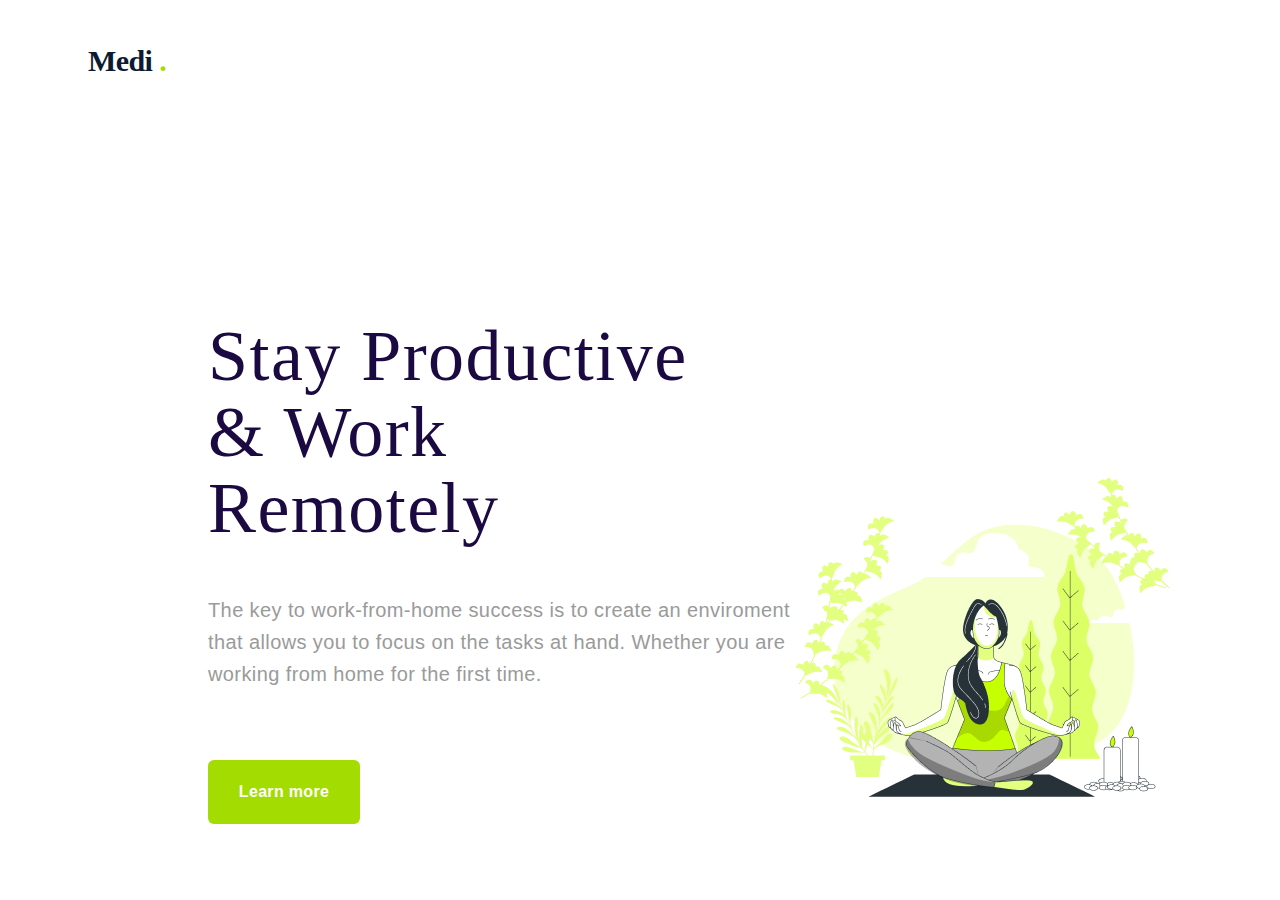
<file: index.html>
<!DOCTYPE html>
<html lang="en">

<head>
  <meta charset="UTF-8">
  <meta name="viewport" content="width=device-width, initial-scale=1">
  <link href="https://fonts.googleapis.com/css2?family=Lobster&family=Open+Sans:wght@400;700&display=swap" rel="stylesheet">
  <link rel="stylesheet" href="styles/index.css">
  <title> Document </title>
</head>

<body>
  <header>
    <h3 class="logo">Medi <span class="logo-dot">.</span></h3>
  </header>
  <main>
    <section>
      <h1 class="main-title">Stay Productive &
        Work Remotely</h1>
      <p class="main-info">The key to work-from-home success is to create an
        enviroment that allows you to focus on the tasks at hand. Whether you are working from home for the first time.
      </p>
      <button class="main-btn">Learn more</button>
    </section>
    <section>
      <img src="images/yoga.png" alt="Women doing yoga">
    </section>
  </main>
</body>

</html>
</file>
<file: styles/index.css>
.logo {
    font-family: 'Montserrat';
    font-style: normal;
    font-weight: bold;
    font-size: 30px;
    line-height: 48px;
    /* or 160% */

    letter-spacing: -0.02em;

    color: #0A1B32;
    margin-top: 37px;
    margin-left: 80px;

}

.logo-dot {
    color: #A3DC00;
}

section {
    display: inline-block;
}

.main-title {
    max-width: 495px;
    width: 100%;
    margin-top: 203px;
    margin-left: 200px;
    font-family: 'Ramaraja', serif;
    font-style: normal;
    font-weight: normal;
    font-size: 72px;
    line-height: 76px;
    /* or 106% */

    letter-spacing: 0.02em;

    color: #1B0A42;

}

.main-info {
    max-width: 583px;
    width: 100%;
    margin-top: 10px;
    margin-left: 200px;
    font-family: 'Roboto', sans-serif;
    font-style: normal;
    font-weight: normal;
    font-size: 20px;
    line-height: 32px;
    /* or 160% */

    letter-spacing: 0.02em;

    color: #9A9A9A;

}

.main-btn {
    width: 152px;
    height: 64px;
    margin-top: 50px;
    margin-left: 200px;
    background-color: #A3DC00;
    border-radius: 6px;
    font-family: 'Roboto', sans-serif;
    font-style: normal;
    font-weight: bold;
    font-size: 16px;
    line-height: 32px;
    /* or 200% */

    text-align: center;
    letter-spacing: 0.02em;

    color: #FFFFFF;

    border: none;
}
</file>
